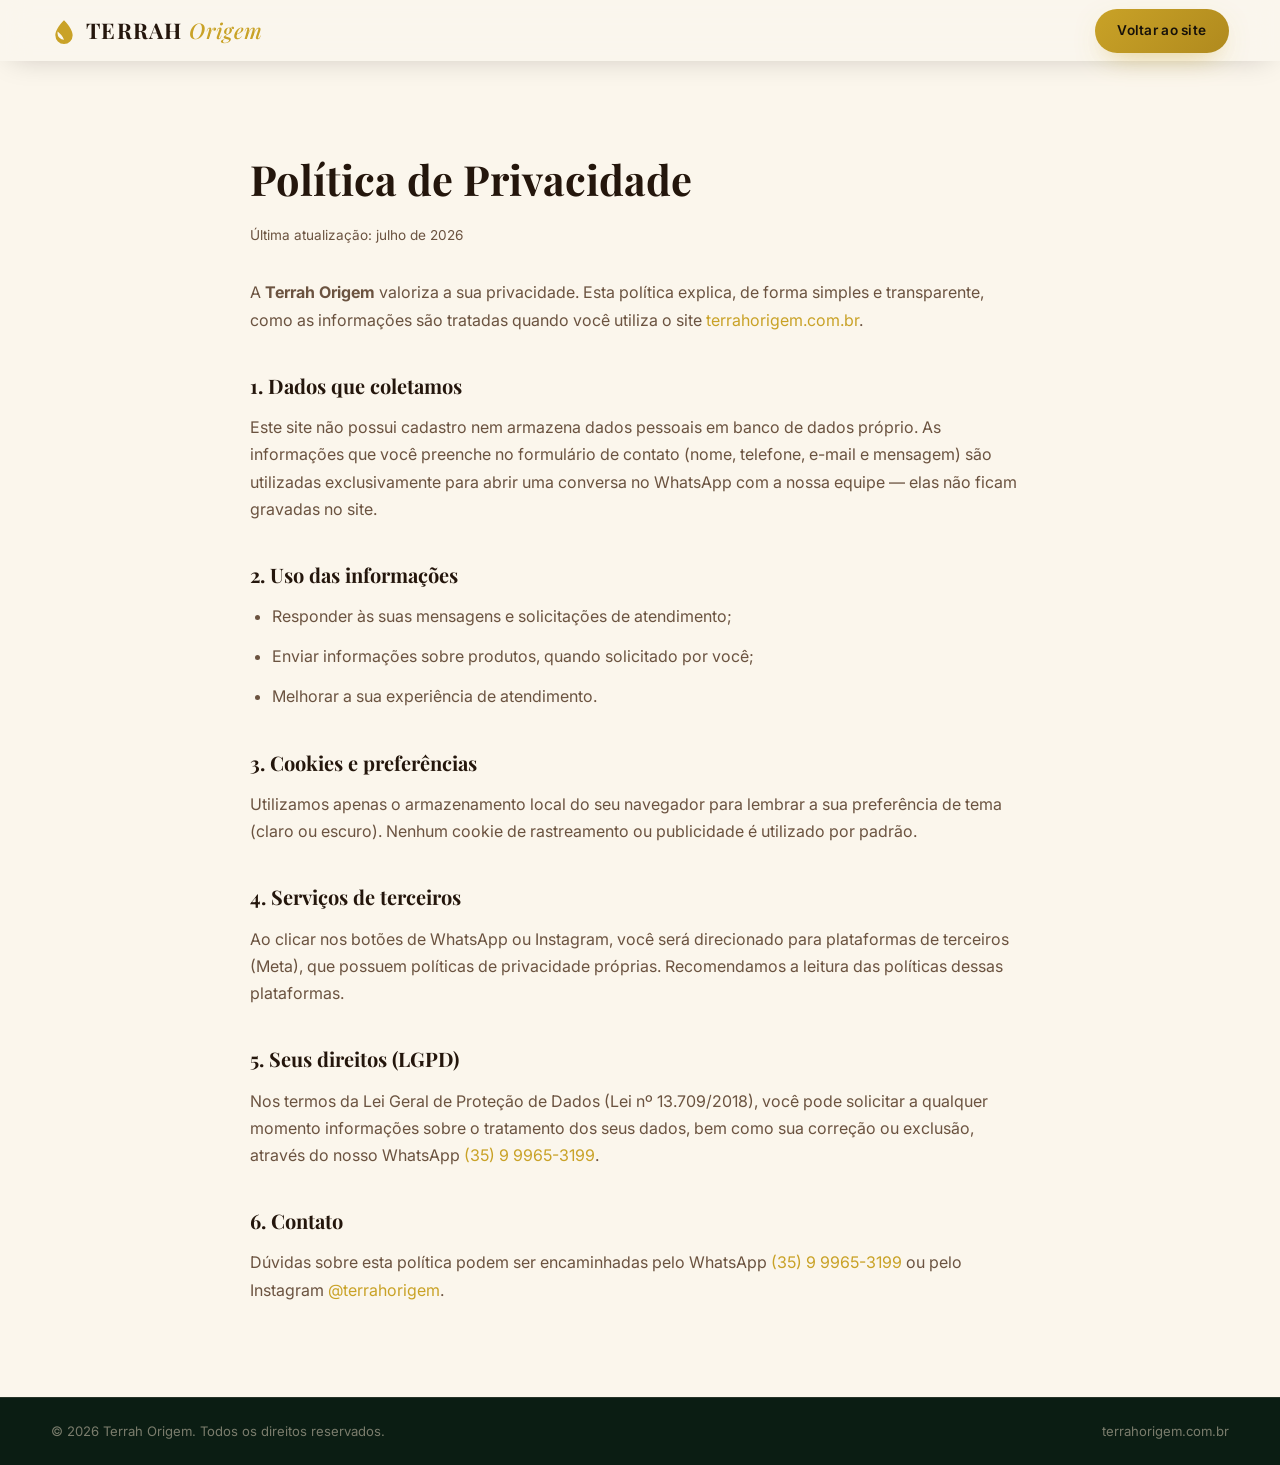
<file: privacidade.html>
<!DOCTYPE html>
<html lang="pt-BR">
<head>
  <meta charset="UTF-8">
  <meta name="viewport" content="width=device-width, initial-scale=1.0">
  <title>Política de Privacidade — Terrah Origem</title>
  <meta name="description" content="Política de Privacidade do site Terrah Origem — como tratamos seus dados pessoais.">
  <link rel="canonical" href="https://www.terrahorigem.com.br/privacidade.html">
  <meta name="robots" content="index, follow">
  <link rel="icon" type="image/svg+xml" href="favicon.svg">
  <link rel="preconnect" href="https://fonts.googleapis.com">
  <link rel="preconnect" href="https://fonts.gstatic.com" crossorigin>
  <link href="https://fonts.googleapis.com/css2?family=Playfair+Display:wght@600;700&family=Inter:wght@400;500;600&display=swap" rel="stylesheet">
  <link rel="stylesheet" href="css/style.css">
  <style>
    .legal { max-width: 780px; margin-inline: auto; padding: 9rem 0 5rem; }
    .legal h1 { font-size: clamp(1.9rem, 4vw, 2.6rem); margin-bottom: 0.6rem; }
    .legal h2 { font-size: 1.25rem; margin: 2.2rem 0 0.7rem; }
    .legal p, .legal li { color: var(--text-soft); margin-bottom: 0.8rem; }
    .legal ul { list-style: disc; padding-left: 1.4rem; }
    .legal .updated { font-size: 0.85rem; margin-bottom: 2rem; }
    .legal a { color: var(--gold); }
  </style>
</head>
<body>
  <header class="header is-scrolled" id="header">
    <nav class="nav container" aria-label="Navegação principal">
      <a href="index.html" class="brand" aria-label="Terrah Origem — início">
        <svg class="brand__leaf" viewBox="0 0 24 24" aria-hidden="true"><path d="M12 2C7 7 4 12 4 16a8 8 0 0 0 16 0c0-4-3-9-8-14Zm0 18a6 6 0 0 1-6-6c0-.5.05-1 .16-1.6C8.5 14.6 10.9 16.5 12 20Z" fill="currentColor"/></svg>
        <span class="brand__name">Terrah <em>Origem</em></span>
      </a>
      <a class="btn btn--gold btn--sm" href="index.html">Voltar ao site</a>
    </nav>
  </header>

  <main class="container legal">
    <h1>Política de Privacidade</h1>
    <p class="updated">Última atualização: julho de 2026</p>

    <p>A <strong>Terrah Origem</strong> valoriza a sua privacidade. Esta política explica, de forma simples e transparente, como as informações são tratadas quando você utiliza o site <a href="https://www.terrahorigem.com.br/">terrahorigem.com.br</a>.</p>

    <h2>1. Dados que coletamos</h2>
    <p>Este site não possui cadastro nem armazena dados pessoais em banco de dados próprio. As informações que você preenche no formulário de contato (nome, telefone, e-mail e mensagem) são utilizadas exclusivamente para abrir uma conversa no WhatsApp com a nossa equipe — elas não ficam gravadas no site.</p>

    <h2>2. Uso das informações</h2>
    <ul>
      <li>Responder às suas mensagens e solicitações de atendimento;</li>
      <li>Enviar informações sobre produtos, quando solicitado por você;</li>
      <li>Melhorar a sua experiência de atendimento.</li>
    </ul>

    <h2>3. Cookies e preferências</h2>
    <p>Utilizamos apenas o armazenamento local do seu navegador para lembrar a sua preferência de tema (claro ou escuro). Nenhum cookie de rastreamento ou publicidade é utilizado por padrão.</p>

    <h2>4. Serviços de terceiros</h2>
    <p>Ao clicar nos botões de WhatsApp ou Instagram, você será direcionado para plataformas de terceiros (Meta), que possuem políticas de privacidade próprias. Recomendamos a leitura das políticas dessas plataformas.</p>

    <h2>5. Seus direitos (LGPD)</h2>
    <p>Nos termos da Lei Geral de Proteção de Dados (Lei nº 13.709/2018), você pode solicitar a qualquer momento informações sobre o tratamento dos seus dados, bem como sua correção ou exclusão, através do nosso WhatsApp <a href="https://wa.me/5535999653199">(35) 9 9965-3199</a>.</p>

    <h2>6. Contato</h2>
    <p>Dúvidas sobre esta política podem ser encaminhadas pelo WhatsApp <a href="https://wa.me/5535999653199">(35) 9 9965-3199</a> ou pelo Instagram <a href="https://www.instagram.com/terrahorigem" rel="noopener" target="_blank">@terrahorigem</a>.</p>
  </main>

  <footer class="footer">
    <div class="footer__bottom">
      <div class="container footer__bottom-inner">
        <p>© 2026 Terrah Origem. Todos os direitos reservados.</p>
        <p><a href="index.html">terrahorigem.com.br</a></p>
      </div>
    </div>
  </footer>
</body>
</html>
</file>
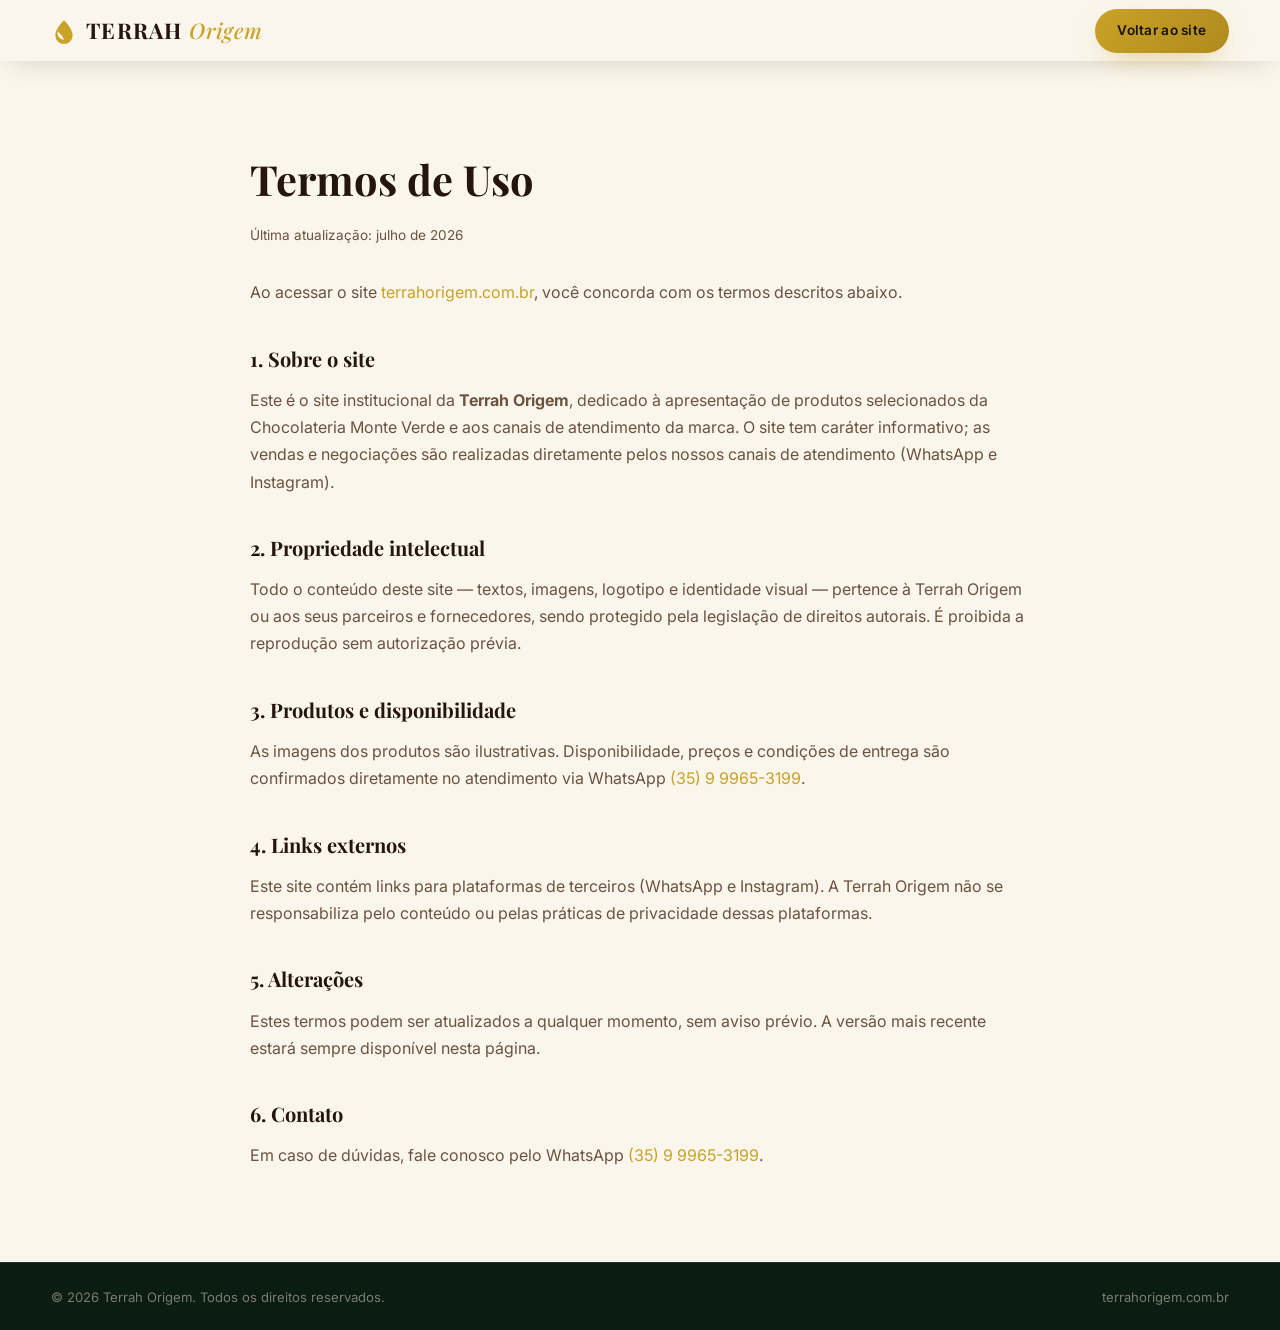
<file: termos.html>
<!DOCTYPE html>
<html lang="pt-BR">
<head>
  <meta charset="UTF-8">
  <meta name="viewport" content="width=device-width, initial-scale=1.0">
  <title>Termos de Uso — Terrah Origem</title>
  <meta name="description" content="Termos de Uso do site Terrah Origem.">
  <link rel="canonical" href="https://www.terrahorigem.com.br/termos.html">
  <meta name="robots" content="index, follow">
  <link rel="icon" type="image/svg+xml" href="favicon.svg">
  <link rel="preconnect" href="https://fonts.googleapis.com">
  <link rel="preconnect" href="https://fonts.gstatic.com" crossorigin>
  <link href="https://fonts.googleapis.com/css2?family=Playfair+Display:wght@600;700&family=Inter:wght@400;500;600&display=swap" rel="stylesheet">
  <link rel="stylesheet" href="css/style.css">
  <style>
    .legal { max-width: 780px; margin-inline: auto; padding: 9rem 0 5rem; }
    .legal h1 { font-size: clamp(1.9rem, 4vw, 2.6rem); margin-bottom: 0.6rem; }
    .legal h2 { font-size: 1.25rem; margin: 2.2rem 0 0.7rem; }
    .legal p, .legal li { color: var(--text-soft); margin-bottom: 0.8rem; }
    .legal ul { list-style: disc; padding-left: 1.4rem; }
    .legal .updated { font-size: 0.85rem; margin-bottom: 2rem; }
    .legal a { color: var(--gold); }
  </style>
</head>
<body>
  <header class="header is-scrolled" id="header">
    <nav class="nav container" aria-label="Navegação principal">
      <a href="index.html" class="brand" aria-label="Terrah Origem — início">
        <svg class="brand__leaf" viewBox="0 0 24 24" aria-hidden="true"><path d="M12 2C7 7 4 12 4 16a8 8 0 0 0 16 0c0-4-3-9-8-14Zm0 18a6 6 0 0 1-6-6c0-.5.05-1 .16-1.6C8.5 14.6 10.9 16.5 12 20Z" fill="currentColor"/></svg>
        <span class="brand__name">Terrah <em>Origem</em></span>
      </a>
      <a class="btn btn--gold btn--sm" href="index.html">Voltar ao site</a>
    </nav>
  </header>

  <main class="container legal">
    <h1>Termos de Uso</h1>
    <p class="updated">Última atualização: julho de 2026</p>

    <p>Ao acessar o site <a href="https://www.terrahorigem.com.br/">terrahorigem.com.br</a>, você concorda com os termos descritos abaixo.</p>

    <h2>1. Sobre o site</h2>
    <p>Este é o site institucional da <strong>Terrah Origem</strong>, dedicado à apresentação de produtos selecionados da Chocolateria Monte Verde e aos canais de atendimento da marca. O site tem caráter informativo; as vendas e negociações são realizadas diretamente pelos nossos canais de atendimento (WhatsApp e Instagram).</p>

    <h2>2. Propriedade intelectual</h2>
    <p>Todo o conteúdo deste site — textos, imagens, logotipo e identidade visual — pertence à Terrah Origem ou aos seus parceiros e fornecedores, sendo protegido pela legislação de direitos autorais. É proibida a reprodução sem autorização prévia.</p>

    <h2>3. Produtos e disponibilidade</h2>
    <p>As imagens dos produtos são ilustrativas. Disponibilidade, preços e condições de entrega são confirmados diretamente no atendimento via WhatsApp <a href="https://wa.me/5535999653199">(35) 9 9965-3199</a>.</p>

    <h2>4. Links externos</h2>
    <p>Este site contém links para plataformas de terceiros (WhatsApp e Instagram). A Terrah Origem não se responsabiliza pelo conteúdo ou pelas práticas de privacidade dessas plataformas.</p>

    <h2>5. Alterações</h2>
    <p>Estes termos podem ser atualizados a qualquer momento, sem aviso prévio. A versão mais recente estará sempre disponível nesta página.</p>

    <h2>6. Contato</h2>
    <p>Em caso de dúvidas, fale conosco pelo WhatsApp <a href="https://wa.me/5535999653199">(35) 9 9965-3199</a>.</p>
  </main>

  <footer class="footer">
    <div class="footer__bottom">
      <div class="container footer__bottom-inner">
        <p>© 2026 Terrah Origem. Todos os direitos reservados.</p>
        <p><a href="index.html">terrahorigem.com.br</a></p>
      </div>
    </div>
  </footer>
</body>
</html>
</file>
<file: css/style.css>
/* ============================================================
   TERRAH ORIGEM — Design System
   Paleta: verde escuro · marrom café · bege · off-white · dourado
   Fontes: Playfair Display (títulos) · Inter (texto)
   ============================================================ */

:root {
  /* Cores da marca */
  --green-950: #0B1D13;
  --green-900: #122A1D;
  --green-800: #1B3A28;
  --brown-900: #2A1810;
  --brown-700: #4A2C1A;
  --brown-500: #7A4E2E;
  --gold: #C9A227;
  --gold-soft: #D9BC5F;
  --beige: #E9DCC5;
  --cream: #FAF6EE;
  --white: #FFFFFF;

  /* Tema claro (padrão) */
  --bg: #FBF6EC;
  --bg-tinted: #EFE3CE;
  --surface: #FFFDFA;
  --text: #2A1810;
  --text-soft: #6B5340;
  --heading: #24160C;
  --line: rgba(74, 44, 26, 0.14);
  --shadow: 0 20px 60px -20px rgba(42, 24, 16, 0.25);
  --shadow-sm: 0 8px 24px -10px rgba(42, 24, 16, 0.2);
  --header-bg: rgba(250, 246, 238, 0.85);

  --radius: 18px;
  --radius-lg: 28px;
  --container: 1200px;
  --ease: cubic-bezier(0.22, 1, 0.36, 1);
}

[data-theme="dark"] {
  --bg: #0C1710;
  --bg-tinted: #102016;
  --surface: #14251B;
  --text: #EDE4D2;
  --text-soft: #B8AA92;
  --heading: #F4EDDD;
  --line: rgba(233, 220, 197, 0.14);
  --shadow: 0 20px 60px -20px rgba(0, 0, 0, 0.6);
  --shadow-sm: 0 8px 24px -10px rgba(0, 0, 0, 0.5);
  --header-bg: rgba(12, 23, 16, 0.82);
}

/* ---------- Reset ---------- */
*, *::before, *::after { box-sizing: border-box; margin: 0; padding: 0; }
html { scroll-behavior: smooth; }
body {
  font-family: 'Inter', system-ui, -apple-system, sans-serif;
  font-size: 1rem;
  line-height: 1.7;
  color: var(--text);
  background: var(--bg);
  -webkit-font-smoothing: antialiased;
  transition: background-color 0.45s ease, color 0.45s ease;
  overflow-x: hidden;
}
img { max-width: 100%; height: auto; display: block; }
a { color: inherit; text-decoration: none; }
ul { list-style: none; }
button { font: inherit; cursor: pointer; background: none; border: none; color: inherit; }

::selection { background: var(--gold); color: var(--green-950); }

.skip-link {
  position: absolute; left: -999px; top: 0; z-index: 200;
  background: var(--gold); color: var(--green-950);
  padding: 0.6rem 1.2rem; border-radius: 0 0 12px 0; font-weight: 600;
}
.skip-link:focus { left: 0; }

.container { width: min(var(--container), 92%); margin-inline: auto; }
.center { text-align: center; }

/* ---------- Tipografia ---------- */
h1, h2, h3, .brand__name { font-family: 'Playfair Display', Georgia, serif; color: var(--heading); }

.eyebrow {
  font-size: 0.78rem; font-weight: 600; letter-spacing: 0.28em;
  text-transform: uppercase; color: var(--gold);
  margin-bottom: 1rem;
}
.eyebrow--light { color: var(--gold-soft); }

.section { padding: clamp(4.5rem, 9vw, 7.5rem) 0; }
.section--tinted { background: var(--bg-tinted); transition: background-color 0.45s ease; }

.section__title {
  font-size: clamp(2rem, 4.2vw, 3.1rem);
  font-weight: 600; line-height: 1.15;
  margin-bottom: 1.4rem;
}
.section__lead { max-width: 620px; margin: 0 auto 3rem; color: var(--text-soft); }
.text-gold { color: var(--gold); font-style: italic; }

/* ---------- Botões ---------- */
.btn {
  display: inline-flex; align-items: center; justify-content: center; gap: 0.55rem;
  padding: 0.95rem 2.1rem; border-radius: 999px;
  font-weight: 600; font-size: 0.95rem; letter-spacing: 0.02em;
  transition: transform 0.35s var(--ease), box-shadow 0.35s var(--ease), background-color 0.35s, color 0.35s, border-color 0.35s;
  will-change: transform;
}
.btn:hover { transform: translateY(-3px); }
.btn:active { transform: translateY(-1px); }
.btn:focus-visible { outline: 3px solid var(--gold); outline-offset: 3px; }

.btn--gold {
  background: linear-gradient(135deg, var(--gold) 0%, #B08A1E 100%);
  color: #17110A;
  box-shadow: 0 10px 30px -12px rgba(201, 162, 39, 0.7);
}
.btn--gold:hover { box-shadow: 0 16px 40px -12px rgba(201, 162, 39, 0.85); }

.btn--ghost {
  border: 1.5px solid var(--heading); color: var(--heading);
  background: transparent;
}
.btn--ghost:hover { border-color: var(--gold); color: var(--gold); }

.btn--outline { border: 1.5px solid var(--gold); color: var(--heading); }
.btn--outline:hover { background: var(--gold); color: #17110A; }

.btn--sm { padding: 0.65rem 1.4rem; font-size: 0.85rem; }
.btn--full { width: 100%; }
.btn__icon { width: 1.15em; height: 1.15em; }

/* ============================================================
   HEADER
   ============================================================ */
.header {
  position: fixed; inset: 0 0 auto 0; z-index: 100;
  padding: 1.1rem 0;
  transition: padding 0.4s var(--ease), background-color 0.4s, box-shadow 0.4s, backdrop-filter 0.4s;
}
.header.is-scrolled {
  padding: 0.55rem 0;
  background: var(--header-bg);
  backdrop-filter: blur(14px);
  -webkit-backdrop-filter: blur(14px);
  box-shadow: 0 6px 30px -12px rgba(20, 12, 5, 0.25);
}

.nav { display: flex; align-items: center; justify-content: space-between; gap: 1.5rem; }

.brand { display: flex; align-items: center; gap: 0.55rem; }
.brand__leaf { width: 26px; height: 26px; color: var(--gold); }
.brand__name {
  font-size: 1.35rem; font-weight: 700; letter-spacing: 0.06em;
  color: var(--heading); text-transform: uppercase;
}
.brand__name em { font-style: italic; font-weight: 500; color: var(--gold); text-transform: none; letter-spacing: 0.02em; }

.nav__list { display: flex; gap: 1.9rem; }
.nav__link {
  position: relative; font-size: 0.92rem; font-weight: 500;
  color: var(--text); padding: 0.3rem 0; transition: color 0.3s;
}
.nav__link::after {
  content: ""; position: absolute; left: 0; bottom: 0;
  width: 100%; height: 1.5px; background: var(--gold);
  transform: scaleX(0); transform-origin: right;
  transition: transform 0.4s var(--ease);
}
.nav__link:hover { color: var(--gold); }
.nav__link:hover::after, .nav__link.is-active::after { transform: scaleX(1); transform-origin: left; }

.nav__actions { display: flex; align-items: center; gap: 0.9rem; }

.theme-toggle {
  width: 40px; height: 40px; border-radius: 50%;
  display: grid; place-items: center;
  color: var(--text); border: 1px solid var(--line);
  transition: color 0.3s, border-color 0.3s, transform 0.3s;
}
.theme-toggle:hover { color: var(--gold); border-color: var(--gold); transform: rotate(15deg); }
.theme-toggle svg { width: 19px; height: 19px; }
.icon-moon { display: none; }
[data-theme="dark"] .icon-moon { display: block; }
[data-theme="dark"] .icon-sun { display: none; }

.nav__burger {
  display: none; flex-direction: column; gap: 5px;
  width: 42px; height: 42px; align-items: center; justify-content: center;
  border: 1px solid var(--line); border-radius: 10px;
}
.nav__burger span {
  width: 20px; height: 2px; background: var(--text); border-radius: 2px;
  transition: transform 0.35s var(--ease), opacity 0.3s;
}
.nav__burger.is-open span:nth-child(1) { transform: translateY(7px) rotate(45deg); }
.nav__burger.is-open span:nth-child(2) { opacity: 0; }
.nav__burger.is-open span:nth-child(3) { transform: translateY(-7px) rotate(-45deg); }

/* ============================================================
   HERO
   ============================================================ */
.hero {
  position: relative; min-height: 100svh;
  display: flex; align-items: center;
  background:
    radial-gradient(1100px 600px at 85% -10%, rgba(201, 162, 39, 0.24), transparent 60%),
    radial-gradient(900px 500px at 12% 108%, rgba(107, 66, 35, 0.16), transparent 62%),
    linear-gradient(165deg, #FBF5EA 0%, #F2E5CF 46%, #E7D4B6 100%);
  color: var(--text);
  overflow: hidden;
  padding: 7.5rem 0 5rem;
}
[data-theme="dark"] .hero {
  background:
    radial-gradient(1100px 600px at 85% -10%, rgba(201, 162, 39, 0.14), transparent 60%),
    linear-gradient(165deg, #16281C 0%, #1C2E1E 45%, #2E2013 100%);
}
.hero__bg { position: absolute; inset: 0; pointer-events: none; }
.hero__glow {
  position: absolute; border-radius: 50%;
  background: radial-gradient(circle, var(--glow-color) 0%, transparent 70%);
  transform: translateZ(0);
}
.hero__glow--1 { --glow-color: rgba(201, 162, 39, 0.20); width: 620px; height: 620px; top: -220px; right: 4%; }
.hero__glow--2 { --glow-color: rgba(122, 78, 46, 0.16); width: 520px; height: 520px; bottom: -200px; left: -140px; }
[data-theme="dark"] .hero__glow--2 { --glow-color: rgba(27, 58, 40, 0.7); }
.hero__leaves { position: absolute; inset: auto 0 0 0; width: 100%; height: 60%; color: var(--gold); opacity: 0.25; }

.hero__grid {
  position: relative; z-index: 1;
  display: grid; grid-template-columns: 1.15fr 0.85fr;
  gap: clamp(2rem, 6vw, 5rem); align-items: center;
}

.hero__title {
  font-size: clamp(2.4rem, 5.4vw, 4.2rem);
  font-weight: 600; line-height: 1.12; color: var(--heading);
  margin-bottom: 1.5rem; text-wrap: balance;
}
.hero__subtitle {
  font-size: clamp(1.02rem, 1.6vw, 1.2rem);
  color: var(--text-soft);
  max-width: 540px; margin-bottom: 2.4rem;
}
.hero__actions { display: flex; flex-wrap: wrap; gap: 1rem; margin-bottom: 2.6rem; }

.hero__badges {
  display: flex; flex-wrap: wrap; gap: 0.8rem;
  font-size: 0.8rem; letter-spacing: 0.18em; text-transform: uppercase;
  color: var(--text-soft);
}

.hero__visual { position: relative; }
.hero__card {
  position: relative;
  border-radius: var(--radius-lg);
  overflow: hidden;
  box-shadow: 0 40px 90px -30px rgba(0, 0, 0, 0.65), 0 0 0 1px rgba(201, 162, 39, 0.25);
  animation: float 7s ease-in-out infinite;
  max-width: 460px; margin-inline: auto;
}
.hero__card img { width: 100%; aspect-ratio: 1; object-fit: cover; }
.hero__tag {
  position: absolute; left: 1.1rem; bottom: 1.1rem;
  display: flex; align-items: center; gap: 0.6rem;
  background: rgba(12, 23, 16, 0.72); backdrop-filter: blur(10px);
  color: var(--beige); font-size: 0.85rem; font-weight: 500;
  padding: 0.55rem 1rem 0.55rem 0.55rem; border-radius: 999px;
  border: 1px solid rgba(201, 162, 39, 0.35);
}
.hero__tag span {
  background: var(--gold); color: #17110A;
  font-size: 0.7rem; font-weight: 700; letter-spacing: 0.08em;
  padding: 0.3rem 0.65rem; border-radius: 999px;
}

@keyframes float {
  0%, 100% { transform: translateY(0); }
  50% { transform: translateY(-14px); }
}

.hero__scroll {
  position: absolute; left: 50%; bottom: 1.6rem; transform: translateX(-50%);
  display: flex; flex-direction: column; align-items: center; gap: 0.6rem;
  font-size: 0.72rem; letter-spacing: 0.3em; text-transform: uppercase;
  color: var(--text-soft); z-index: 1;
  transition: color 0.3s;
}
.hero__scroll:hover { color: var(--gold); }
.hero__scroll-line {
  width: 1px; height: 44px;
  background: linear-gradient(to bottom, transparent, var(--gold));
  animation: scrollPulse 2.2s ease-in-out infinite;
}
@keyframes scrollPulse {
  0%, 100% { transform: scaleY(0.5); opacity: 0.4; transform-origin: top; }
  50% { transform: scaleY(1); opacity: 1; }
}

/* ============================================================
   SOBRE
   ============================================================ */
.about__grid {
  display: grid; grid-template-columns: 0.95fr 1.05fr;
  gap: clamp(2.5rem, 6vw, 5.5rem); align-items: center;
}
.about__media { position: relative; }
.about__media > img {
  border-radius: var(--radius-lg);
  box-shadow: var(--shadow);
  aspect-ratio: 0.92; object-fit: cover;
}
.about__stamp {
  position: absolute; right: -1.2rem; bottom: -1.4rem;
  display: flex; align-items: center; gap: 0.7rem;
  background: var(--green-900); color: var(--beige);
  padding: 1rem 1.4rem; border-radius: var(--radius);
  font-size: 0.82rem; line-height: 1.45; font-weight: 500;
  box-shadow: var(--shadow-sm);
  border: 1px solid rgba(201, 162, 39, 0.35);
}
.about__stamp svg { width: 28px; height: 28px; color: var(--gold); flex-shrink: 0; }

.about__content p { margin-bottom: 1.1rem; color: var(--text-soft); }
.about__content p strong { color: var(--heading); }

.about__quote {
  font-family: 'Playfair Display', Georgia, serif;
  font-size: clamp(1.15rem, 2vw, 1.4rem); font-style: italic; line-height: 1.5;
  color: var(--heading);
  border-left: 3px solid var(--gold);
  padding: 0.4rem 0 0.4rem 1.4rem;
  margin: 1.8rem 0 2.2rem;
}
.about__quote strong { color: var(--gold); font-style: normal; }

/* ============================================================
   DIFERENCIAIS
   ============================================================ */
.features__grid {
  margin-top: 3.2rem;
  display: grid; grid-template-columns: repeat(3, 1fr);
  gap: 1.6rem;
}
.feature-card {
  background: var(--surface);
  border: 1px solid var(--line);
  border-radius: var(--radius);
  padding: 2.1rem 1.8rem;
  transition: transform 0.45s var(--ease), box-shadow 0.45s var(--ease), border-color 0.45s;
}
.feature-card:hover {
  transform: translateY(-8px);
  box-shadow: var(--shadow);
  border-color: rgba(201, 162, 39, 0.5);
}
.feature-card__icon {
  width: 56px; height: 56px; border-radius: 16px;
  display: grid; place-items: center;
  background: linear-gradient(140deg, #4A2C18 0%, #6B4223 55%, #3A2212 100%);
  border: 1px solid rgba(201, 162, 39, 0.45);
  color: var(--gold-soft);
  box-shadow: inset 0 1px 0 rgba(255, 255, 255, 0.08), 0 8px 18px -10px rgba(42, 24, 16, 0.6);
  margin-bottom: 1.3rem;
  transition: transform 0.45s var(--ease), box-shadow 0.45s var(--ease);
}
.feature-card:hover .feature-card__icon {
  transform: scale(1.08) rotate(-4deg);
  box-shadow: inset 0 1px 0 rgba(255, 255, 255, 0.12), 0 12px 24px -10px rgba(42, 24, 16, 0.7);
}
.feature-card__icon svg { width: 26px; height: 26px; }
.feature-card h3 { font-size: 1.22rem; margin-bottom: 0.6rem; }
.feature-card p { font-size: 0.94rem; color: var(--text-soft); }

/* ============================================================
   FAIXA CHOCOLATE (explosão de chocolate)
   ============================================================ */
.choco-band {
  position: relative; overflow: hidden;
  padding: clamp(5rem, 11vw, 9rem) 0;
  color: var(--beige); text-align: center;
}
.choco-band__bg {
  position: absolute; inset: -14% 0;
  background: url("../img/chocolate-derretido.jpg") center/cover no-repeat;
  will-change: transform;
}
.choco-band__overlay {
  position: absolute; inset: 0;
  background: linear-gradient(180deg, rgba(42, 24, 16, 0.55) 0%, rgba(42, 24, 16, 0.35) 50%, rgba(42, 24, 16, 0.6) 100%);
}
.choco-band__content { position: relative; z-index: 1; max-width: 720px; }
.choco-band__title {
  font-family: 'Playfair Display', Georgia, serif;
  font-size: clamp(2.2rem, 5.2vw, 3.8rem); font-weight: 600; line-height: 1.12;
  color: var(--white);
  text-shadow: 0 4px 30px rgba(42, 24, 16, 0.6);
  margin-bottom: 1.2rem;
}
.choco-band__text {
  font-size: clamp(1rem, 1.6vw, 1.15rem);
  color: rgba(250, 246, 238, 0.9);
  text-shadow: 0 2px 16px rgba(42, 24, 16, 0.7);
}

/* ============================================================
   PREMIUM GOURMET (produto acabado)
   ============================================================ */
.gourmet__grid {
  display: grid; grid-template-columns: repeat(2, 1fr);
  gap: 1.8rem;
}
.gourmet-card {
  position: relative;
  background: var(--surface);
  border: 1px solid var(--line);
  border-radius: var(--radius-lg);
  overflow: hidden;
  display: flex; flex-direction: column;
  transition: transform 0.5s var(--ease), box-shadow 0.5s var(--ease);
}
.gourmet-card:hover { transform: translateY(-8px); box-shadow: var(--shadow); }

.gourmet-card__media { position: relative; overflow: hidden; aspect-ratio: 16 / 10; }
.gourmet-card__media img {
  width: 100%; height: 100%; object-fit: cover;
  transition: transform 0.9s var(--ease);
}
.gourmet-card:hover .gourmet-card__media img { transform: scale(1.07); }
.gourmet-card__media::after {
  content: "";
  position: absolute; inset: 0;
  background: linear-gradient(180deg, transparent 60%, rgba(23, 17, 10, 0.35));
  pointer-events: none;
}

.gourmet-card__body { padding: 1.7rem 1.8rem 1.9rem; }
.gourmet-card__body h3 { font-size: 1.45rem; margin-bottom: 0.5rem; }
.gourmet-card__body p { font-size: 0.98rem; color: var(--text-soft); margin-bottom: 1.2rem; }
.gourmet-card__cta {
  display: inline-flex; align-items: center; gap: 0.5rem;
  font-weight: 600; font-size: 0.95rem; color: var(--gold);
  transition: gap 0.35s var(--ease), color 0.3s;
}
.gourmet-card__cta:hover { gap: 0.9rem; color: var(--heading); }
.gourmet-card__cta:focus-visible { outline: 3px solid var(--gold); outline-offset: 3px; }

/* ============================================================
   PRODUTOS
   ============================================================ */
.products__grid {
  display: grid; grid-template-columns: repeat(4, 1fr);
  gap: 1.6rem; margin-top: 1rem;
}
.product-card {
  background: var(--surface);
  border: 1px solid var(--line);
  border-radius: var(--radius);
  overflow: hidden;
  display: flex; flex-direction: column;
  transition: transform 0.5s var(--ease), box-shadow 0.5s var(--ease);
}
.product-card:hover { transform: translateY(-10px); box-shadow: var(--shadow); }

.product-card__media { position: relative; overflow: hidden; aspect-ratio: 1; }
.product-card__media img {
  width: 100%; height: 100%; object-fit: cover;
  transition: transform 0.8s var(--ease);
}
.product-card:hover .product-card__media img { transform: scale(1.06); }
.product-card__badge {
  position: absolute; top: 1rem; left: 1rem;
  background: var(--gold); color: #17110A;
  font-size: 0.7rem; font-weight: 700; letter-spacing: 0.1em; text-transform: uppercase;
  padding: 0.35rem 0.8rem; border-radius: 999px;
}

.product-card__body { padding: 1.5rem 1.5rem 1.8rem; display: flex; flex-direction: column; flex: 1; }
.product-card__body h3 { font-size: 1.25rem; line-height: 1.25; margin-bottom: 0.3rem; }
.product-card__type {
  font-size: 0.74rem; font-weight: 600; letter-spacing: 0.14em; text-transform: uppercase;
  color: var(--gold); margin-bottom: 0.8rem;
}
.product-card__body > p:not(.product-card__type) {
  font-size: 0.92rem; color: var(--text-soft); margin-bottom: 1.4rem; flex: 1;
}

.products__cta {
  margin-top: 3.5rem; text-align: center;
  display: flex; flex-direction: column; align-items: center; gap: 1.1rem;
}
.products__cta p { color: var(--text-soft); font-style: italic; }

/* ============================================================
   EXPERIÊNCIA
   ============================================================ */
.experience {
  position: relative; overflow: hidden;
  padding: clamp(6rem, 14vw, 11rem) 0;
  color: var(--beige); text-align: center;
}
.experience__bg {
  position: absolute; inset: -12% 0;
  background: url("../img/experiencia-aconchego.jpg") center/cover no-repeat;
  will-change: transform;
}
.experience__overlay {
  position: absolute; inset: 0;
  background: linear-gradient(180deg, rgba(11, 29, 19, 0.78) 0%, rgba(42, 24, 16, 0.72) 100%);
}
.experience__content { position: relative; z-index: 1; max-width: 760px; }
.experience__title {
  font-size: clamp(2.2rem, 5vw, 3.6rem); font-weight: 600; line-height: 1.15;
  color: var(--white); margin-bottom: 1.6rem;
}
.experience__text {
  font-size: clamp(1rem, 1.6vw, 1.15rem);
  color: rgba(233, 220, 197, 0.85);
  margin-bottom: 2.4rem;
}

/* ============================================================
   GALERIA
   ============================================================ */
.gallery__grid {
  margin-top: 3rem;
  display: grid;
  grid-template-columns: repeat(4, 1fr);
  grid-auto-rows: 220px;
  grid-auto-flow: dense;
  gap: 1rem;
}
.gallery__item {
  position: relative; overflow: hidden; border-radius: var(--radius);
  padding: 0; display: block; width: 100%; height: 100%;
}
.gallery__item img {
  width: 100%; height: 100%; object-fit: cover;
  transition: transform 0.8s var(--ease), filter 0.5s;
}
.gallery__item::after {
  content: "+";
  position: absolute; inset: 0;
  display: grid; place-items: center;
  font-size: 2.6rem; font-weight: 300; color: var(--beige);
  background: rgba(11, 29, 19, 0.45);
  opacity: 0; transition: opacity 0.45s;
}
.gallery__item:hover::after, .gallery__item:focus-visible::after { opacity: 1; }
.gallery__item:hover img { transform: scale(1.07); }
.gallery__item:focus-visible { outline: 3px solid var(--gold); outline-offset: 3px; }

.g-tall { grid-row: span 2; }
.g-wide { grid-column: span 2; }

/* ---------- Lightbox ---------- */
.lightbox {
  position: fixed; inset: 0; z-index: 150;
  background: rgba(8, 14, 10, 0.94);
  display: flex; align-items: center; justify-content: center;
  padding: 3.5rem 4.5rem;
  animation: fadeIn 0.35s ease;
}
.lightbox[hidden] { display: none; }
.lightbox__img {
  max-width: 100%; max-height: 100%;
  border-radius: var(--radius);
  box-shadow: 0 40px 120px rgba(0, 0, 0, 0.7);
  animation: zoomIn 0.4s var(--ease);
}
.lightbox__close {
  position: absolute; top: 1.2rem; right: 1.6rem;
  font-size: 2.4rem; line-height: 1; color: var(--beige);
  transition: color 0.3s, transform 0.3s;
}
.lightbox__close:hover { color: var(--gold); transform: rotate(90deg); }
.lightbox__nav {
  position: absolute; top: 50%; transform: translateY(-50%);
  width: 52px; height: 52px; border-radius: 50%;
  display: grid; place-items: center;
  color: var(--beige); border: 1px solid rgba(233, 220, 197, 0.3);
  background: rgba(255, 255, 255, 0.05); backdrop-filter: blur(6px);
  transition: border-color 0.3s, color 0.3s, background 0.3s;
}
.lightbox__nav:hover { color: var(--gold); border-color: var(--gold); }
.lightbox__nav svg { width: 22px; height: 22px; }
.lightbox__nav--prev { left: 1.4rem; }
.lightbox__nav--next { right: 1.4rem; }

@keyframes fadeIn { from { opacity: 0; } }
@keyframes zoomIn { from { transform: scale(0.92); opacity: 0; } }

/* ============================================================
   DEPOIMENTOS
   ============================================================ */
.slider { max-width: 780px; margin: 2.5rem auto 0; overflow: hidden; }
.slider__track {
  display: flex;
  transition: transform 0.65s var(--ease);
}
.testimonial {
  flex: 0 0 100%;
  background: var(--surface);
  border: 1px solid var(--line);
  border-radius: var(--radius-lg);
  padding: clamp(2rem, 4vw, 3.2rem);
  text-align: center;
  box-shadow: var(--shadow-sm);
}
.testimonial__stars { color: var(--gold); font-size: 1.3rem; letter-spacing: 0.35em; margin-bottom: 1.4rem; }
.testimonial blockquote {
  font-family: 'Playfair Display', Georgia, serif;
  font-size: clamp(1.05rem, 2vw, 1.3rem); font-style: italic; line-height: 1.6;
  color: var(--heading);
  margin-bottom: 1.6rem;
}
.testimonial figcaption { display: flex; flex-direction: column; gap: 0.15rem; }
.testimonial figcaption strong { color: var(--heading); }
.testimonial figcaption span { font-size: 0.85rem; color: var(--text-soft); }

.slider__controls {
  display: flex; align-items: center; justify-content: center;
  gap: 1.6rem; margin-top: 1.8rem;
}
.slider__arrow {
  width: 46px; height: 46px; border-radius: 50%;
  display: grid; place-items: center;
  border: 1.5px solid var(--line); color: var(--heading);
  transition: border-color 0.3s, color 0.3s, transform 0.3s;
}
.slider__arrow:hover { border-color: var(--gold); color: var(--gold); transform: translateY(-2px); }
.slider__arrow svg { width: 20px; height: 20px; }
.slider__dots { display: flex; gap: 0.6rem; }
.slider__dot {
  width: 9px; height: 9px; border-radius: 50%;
  background: var(--line); border: none;
  transition: background 0.3s, transform 0.3s;
}
.slider__dot.is-active { background: var(--gold); transform: scale(1.35); }

/* ============================================================
   INSTAGRAM
   ============================================================ */
.instagram__grid {
  display: grid; grid-template-columns: repeat(4, 1fr);
  gap: 1rem; margin-bottom: 2.6rem;
}
.instagram__grid a {
  position: relative; border-radius: var(--radius); overflow: hidden;
  aspect-ratio: 1;
}
.instagram__grid img {
  width: 100%; height: 100%; object-fit: cover;
  transition: transform 0.7s var(--ease);
}
.instagram__grid a::after {
  content: "";
  position: absolute; inset: 0;
  background: linear-gradient(180deg, transparent 55%, rgba(11, 29, 19, 0.65));
  opacity: 0; transition: opacity 0.45s;
}
.instagram__grid a:hover::after { opacity: 1; }
.instagram__grid a:hover img { transform: scale(1.06); }
.instagram__grid a:focus-visible { outline: 3px solid var(--gold); outline-offset: 3px; }

/* ============================================================
   CONTATO
   ============================================================ */
.contact__grid {
  display: grid; grid-template-columns: 1fr 1.05fr;
  gap: clamp(2.5rem, 6vw, 5rem); align-items: start;
}
.contact__info > p { color: var(--text-soft); max-width: 460px; }

.contact__channels { margin-top: 2.4rem; display: flex; flex-direction: column; gap: 1.5rem; }
.contact__channels li { display: flex; align-items: flex-start; gap: 1.1rem; }
.contact__icon {
  width: 52px; height: 52px; border-radius: 15px; flex-shrink: 0;
  display: grid; place-items: center;
  background: linear-gradient(140deg, #4A2C18 0%, #6B4223 55%, #3A2212 100%);
  border: 1px solid rgba(201, 162, 39, 0.45);
  color: var(--gold-soft);
  box-shadow: inset 0 1px 0 rgba(255, 255, 255, 0.08), 0 8px 18px -10px rgba(42, 24, 16, 0.5);
  transition: transform 0.35s var(--ease);
}
.contact__channels li:hover .contact__icon { transform: translateY(-3px) scale(1.05); }
.contact__icon svg { width: 24px; height: 24px; }
.contact__channels strong { display: block; color: var(--heading); font-size: 0.95rem; }
.contact__channels a, .contact__channels div > span { color: var(--text-soft); font-size: 0.95rem; }
.contact__channels a:hover { color: var(--gold); }

.contact__form {
  background: var(--surface);
  border: 1px solid var(--line);
  border-radius: var(--radius-lg);
  padding: clamp(1.8rem, 4vw, 2.8rem);
  box-shadow: var(--shadow-sm);
}
.contact__form-title { font-size: 1.4rem; margin-bottom: 1.6rem; }
.field { margin-bottom: 1.2rem; }
.field__row { display: grid; grid-template-columns: 1fr 1fr; gap: 1.2rem; }
.field label {
  display: block; font-size: 0.82rem; font-weight: 600;
  letter-spacing: 0.04em; color: var(--heading); margin-bottom: 0.45rem;
}
.field input, .field textarea {
  width: 100%;
  padding: 0.85rem 1.1rem;
  border: 1.5px solid var(--line);
  border-radius: 12px;
  background: var(--bg);
  color: var(--text);
  font: inherit; font-size: 0.95rem;
  transition: border-color 0.3s, box-shadow 0.3s, background-color 0.45s;
  resize: vertical;
}
.field input:focus, .field textarea:focus {
  outline: none; border-color: var(--gold);
  box-shadow: 0 0 0 4px rgba(201, 162, 39, 0.15);
}
.field input::placeholder, .field textarea::placeholder { color: var(--text-soft); opacity: 0.6; }
.contact__form-hint {
  margin-top: 0.9rem; text-align: center;
  font-size: 0.8rem; color: var(--text-soft);
}

/* ============================================================
   FOOTER
   ============================================================ */
.footer {
  background: var(--green-950); color: rgba(233, 220, 197, 0.75);
}
.footer__grid {
  display: grid; grid-template-columns: 1.4fr 0.8fr 0.9fr 1fr;
  gap: clamp(2rem, 5vw, 4rem);
  padding: clamp(3.5rem, 7vw, 5.5rem) 0 3rem;
}
.footer__logo {
  width: 170px; border-radius: 12px;
  mix-blend-mode: screen; filter: brightness(1.1);
  margin-bottom: 1.2rem;
}
.footer__brand p { font-size: 0.92rem; max-width: 320px; margin-bottom: 1.4rem; }
.footer__social { display: flex; gap: 0.8rem; }
.footer__social a {
  width: 42px; height: 42px; border-radius: 50%;
  display: grid; place-items: center;
  border: 1px solid rgba(233, 220, 197, 0.25);
  color: var(--beige);
  transition: color 0.3s, border-color 0.3s, transform 0.3s;
}
.footer__social a:hover { color: var(--gold); border-color: var(--gold); transform: translateY(-3px); }
.footer__social svg { width: 20px; height: 20px; }

.footer__nav h3 {
  font-family: 'Inter', sans-serif;
  font-size: 0.8rem; font-weight: 600; letter-spacing: 0.22em; text-transform: uppercase;
  color: var(--gold); margin-bottom: 1.2rem;
}
.footer__nav ul { display: flex; flex-direction: column; gap: 0.65rem; }
.footer__nav a { font-size: 0.92rem; transition: color 0.3s, padding-left 0.3s; }
.footer__nav a:hover { color: var(--gold-soft); padding-left: 4px; }
.footer__nav address { font-style: normal; font-size: 0.92rem; line-height: 1.8; margin-bottom: 1.4rem; }

.footer__bottom { border-top: 1px solid rgba(233, 220, 197, 0.12); padding: 1.4rem 0; }
.footer__bottom-inner {
  display: flex; justify-content: space-between; flex-wrap: wrap; gap: 0.6rem;
  font-size: 0.82rem; color: rgba(233, 220, 197, 0.5);
}

/* ============================================================
   WHATSAPP FLUTUANTE
   ============================================================ */
.whatsapp-float {
  position: fixed; right: 1.5rem; bottom: 1.5rem; z-index: 90;
  width: 60px; height: 60px; border-radius: 50%;
  display: grid; place-items: center;
  background: #25D366; color: #fff;
  box-shadow: 0 12px 30px -8px rgba(37, 211, 102, 0.6);
  transition: transform 0.35s var(--ease), box-shadow 0.35s;
  animation: waPulse 2.6s ease-in-out infinite;
}
.whatsapp-float:hover { transform: scale(1.1); box-shadow: 0 16px 40px -8px rgba(37, 211, 102, 0.75); }
.whatsapp-float svg { width: 32px; height: 32px; }

@keyframes waPulse {
  0%, 100% { box-shadow: 0 12px 30px -8px rgba(37, 211, 102, 0.6), 0 0 0 0 rgba(37, 211, 102, 0.4); }
  50% { box-shadow: 0 12px 30px -8px rgba(37, 211, 102, 0.6), 0 0 0 14px rgba(37, 211, 102, 0); }
}

/* ============================================================
   SCROLL REVEAL
   ============================================================ */
.reveal {
  opacity: 0;
  transform: translateY(34px);
  transition: opacity 0.9s var(--ease), transform 0.9s var(--ease);
}
.reveal.is-visible { opacity: 1; transform: translateY(0); }
.delay-1 { transition-delay: 0.12s; }
.delay-2 { transition-delay: 0.24s; }
.delay-3 { transition-delay: 0.36s; }
.delay-4 { transition-delay: 0.48s; }

@media (prefers-reduced-motion: reduce) {
  html { scroll-behavior: auto; }
  *, *::before, *::after {
    animation-duration: 0.01ms !important;
    animation-iteration-count: 1 !important;
    transition-duration: 0.01ms !important;
  }
  .reveal { opacity: 1; transform: none; }
}

/* ============================================================
   RESPONSIVIDADE
   ============================================================ */
@media (max-width: 1080px) {
  .products__grid { grid-template-columns: repeat(2, 1fr); }
  .features__grid { grid-template-columns: repeat(2, 1fr); }
  .footer__grid { grid-template-columns: 1fr 1fr; }
}

@media (max-width: 900px) {
  .nav__list {
    position: fixed; inset: 0 0 0 auto; width: min(320px, 82vw);
    flex-direction: column; gap: 0;
    background: var(--green-950);
    padding: 6.5rem 2.2rem 2rem;
    transform: translateX(100%);
    visibility: hidden;
    transition: transform 0.5s var(--ease), visibility 0s 0.5s;
    box-shadow: -20px 0 60px rgba(0, 0, 0, 0.35);
    z-index: -1;
  }
  .nav__list.is-open { transform: translateX(0); visibility: visible; transition: transform 0.5s var(--ease), visibility 0s 0s; }
  .nav__list .nav__link {
    display: block; padding: 1rem 0; font-size: 1.05rem;
    color: var(--beige) !important;
    border-bottom: 1px solid rgba(233, 220, 197, 0.12);
  }
  .nav__burger { display: flex; }
  .nav__cta { display: none; }

  .hero__grid { grid-template-columns: 1fr; text-align: center; }
  .hero__subtitle { margin-inline: auto; }
  .hero__actions, .hero__badges { justify-content: center; }
  .hero__visual { max-width: 400px; margin-inline: auto; }

  .about__grid { grid-template-columns: 1fr; }
  .about__stamp { right: 0.8rem; bottom: -1.2rem; }

  .gourmet__grid { grid-template-columns: 1fr; }

  .contact__grid { grid-template-columns: 1fr; }

  .gallery__grid { grid-template-columns: repeat(2, 1fr); grid-auto-rows: 200px; }

  .instagram__grid { grid-template-columns: repeat(2, 1fr); }

  .lightbox { padding: 4.5rem 0.8rem; }
  .lightbox__nav--prev { left: 0.5rem; }
  .lightbox__nav--next { right: 0.5rem; }
}

@media (max-width: 560px) {
  .products__grid { grid-template-columns: 1fr; }
  .features__grid { grid-template-columns: 1fr; }
  .field__row { grid-template-columns: 1fr; gap: 0; }
  .footer__grid { grid-template-columns: 1fr; }
  .footer__bottom-inner { justify-content: center; text-align: center; }
  .hero { padding-top: 6.5rem; }
  .hero__scroll { display: none; }
  .whatsapp-float { width: 54px; height: 54px; right: 1rem; bottom: 1rem; }
  .whatsapp-float svg { width: 28px; height: 28px; }
}
</file>
